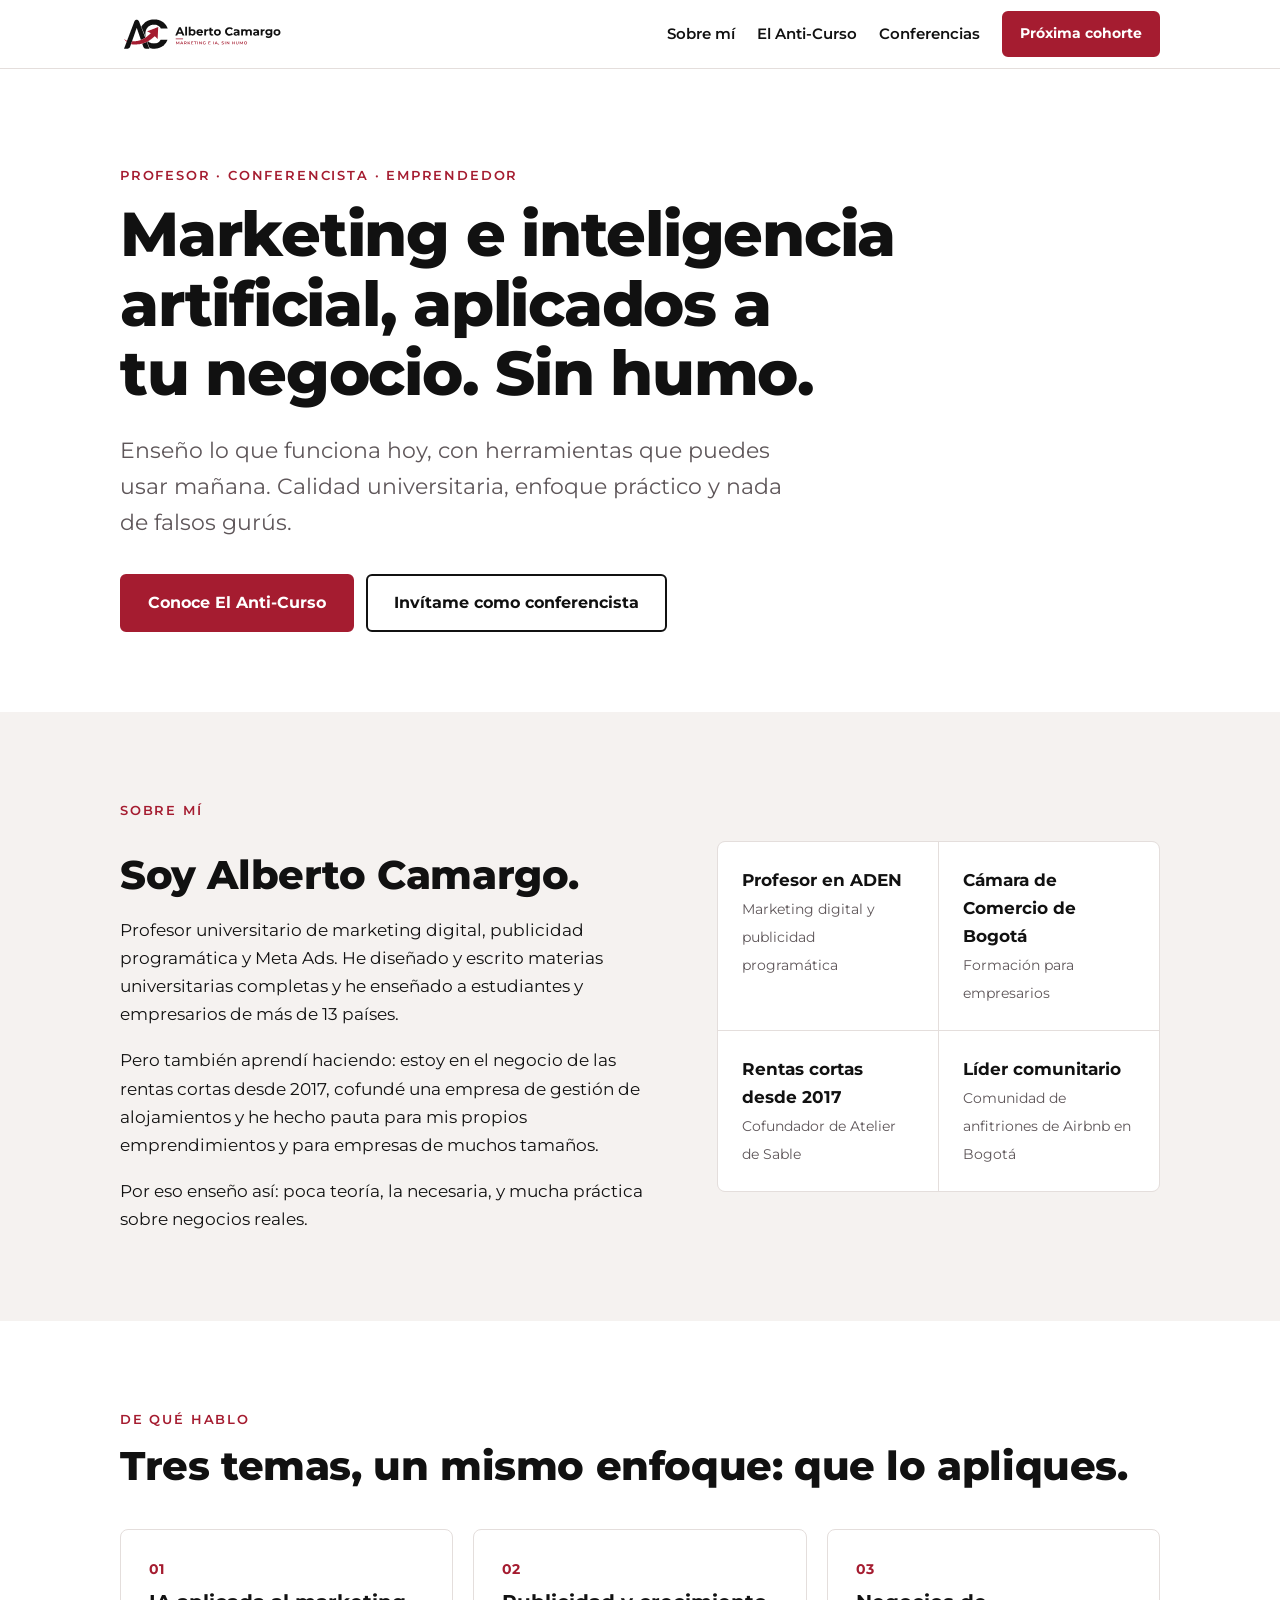
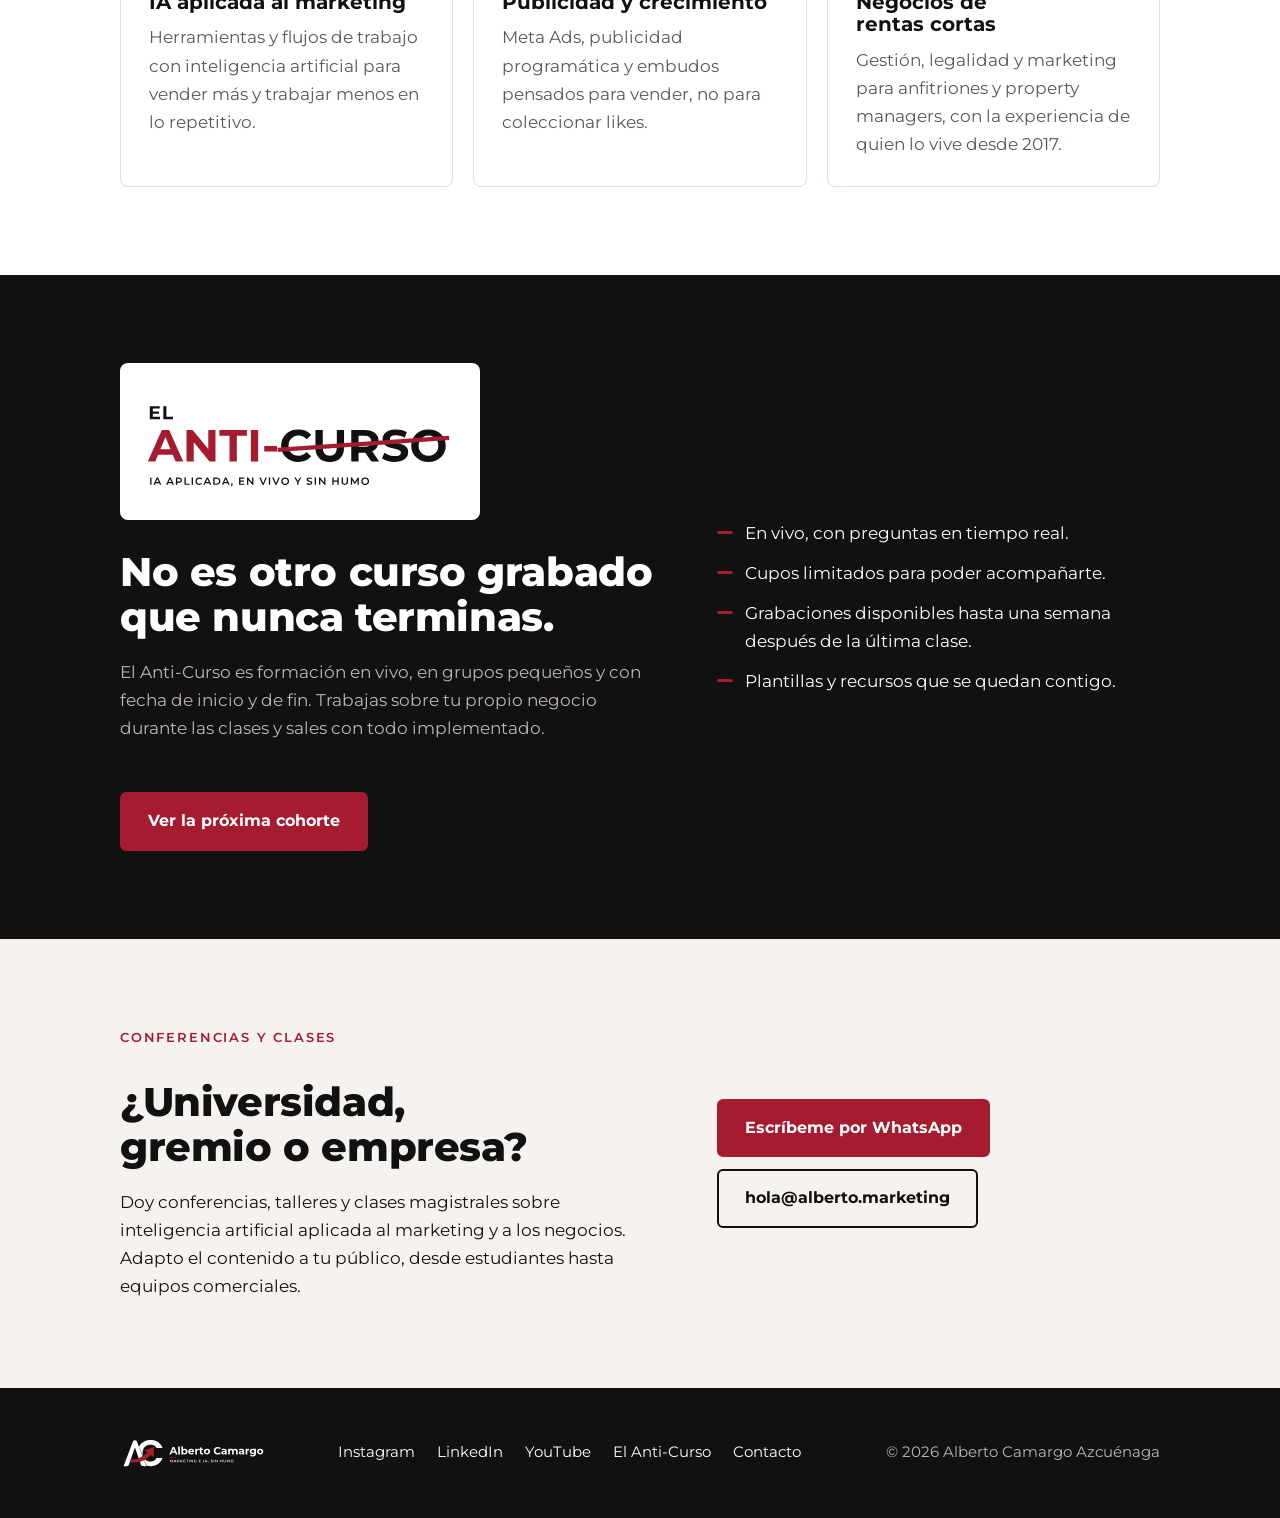
<file: index.html>
<!doctype html>
<html lang="es">
<head>
<meta charset="utf-8">
<meta name="viewport" content="width=device-width, initial-scale=1">
<title>Alberto Camargo · Marketing e IA, sin humo</title>
<meta name="description" content="Profesor universitario y conferencista de marketing e inteligencia artificial aplicada a negocios. Formaciones en vivo, prácticas y sin relleno: El Anti-Curso.">
<link rel="canonical" href="https://alberto.marketing/">
<meta property="og:type" content="website">
<meta property="og:title" content="Alberto Camargo · Marketing e IA, sin humo">
<meta property="og:description" content="Profesor y conferencista de marketing e IA aplicada. Formaciones en vivo, prácticas y sin relleno.">
<meta property="og:url" content="https://alberto.marketing/">
<meta property="og:image" content="https://alberto.marketing/assets/compartir-1200x630.png">
<meta property="og:image:width" content="1200">
<meta property="og:image:height" content="630">
<meta property="og:image:alt" content="Alberto Camargo · Marketing e inteligencia artificial, aplicados a tu negocio">
<meta property="og:locale" content="es_CO">
<meta property="og:site_name" content="Alberto Camargo">
<meta name="twitter:card" content="summary_large_image">
<link rel="icon" href="/assets/favicon.svg" type="image/svg+xml">
<link rel="icon" href="/assets/favicon-48.png" type="image/png" sizes="48x48">
<link rel="apple-touch-icon" href="/assets/apple-touch-icon.png">
<link rel="manifest" href="/site.webmanifest">
<meta name="theme-color" content="#111111">
<link rel="preconnect" href="https://fonts.googleapis.com">
<link rel="preconnect" href="https://fonts.gstatic.com" crossorigin>
<link rel="stylesheet" href="https://fonts.googleapis.com/css2?family=Montserrat:wght@400;600;700;800&display=swap">
<link rel="stylesheet" href="/assets/estilos.css">
<script type="application/ld+json">
{"@context": "https://schema.org", "@graph": [{"@type": "WebSite", "@id": "https://alberto.marketing/#web", "url": "https://alberto.marketing/", "name": "Alberto Camargo · Marketing e IA, sin humo", "inLanguage": "es", "publisher": {"@id": "https://alberto.marketing/#alberto"}}, {"@type": "Person", "@id": "https://alberto.marketing/#alberto", "name": "Alberto Camargo Azcuénaga", "alternateName": "Alberto Camargo", "url": "https://alberto.marketing/", "image": "https://alberto.marketing/assets/icono-512.png", "email": "hola@alberto.marketing", "jobTitle": "Profesor y conferencista de marketing e inteligencia artificial", "description": "Profesor universitario de marketing digital, publicidad programática y Meta Ads. Conferencista de inteligencia artificial aplicada al marketing y a los negocios. En las rentas cortas desde 2017.", "address": {"@type": "PostalAddress", "addressLocality": "Bogotá", "addressCountry": "CO"}, "affiliation": [{"@type": "Organization", "name": "ADEN Business School"}, {"@type": "Organization", "name": "Cámara de Comercio de Bogotá"}], "knowsAbout": ["Inteligencia artificial aplicada al marketing", "Marketing digital", "Publicidad programática", "Meta Ads", "Rentas cortas", "Airbnb", "Property management"], "knowsLanguage": "es", "sameAs": ["https://www.instagram.com/albertocamargoaz/", "https://www.linkedin.com/in/albertocamargoaz/", "https://www.youtube.com/@albertocamargoaz"]}]}
</script>
<!-- Meta Pixel -->
<script>
!function(f,b,e,v,n,t,s){if(f.fbq)return;n=f.fbq=function(){n.callMethod?n.callMethod.apply(n,arguments):n.queue.push(arguments)};if(!f._fbq)f._fbq=n;n.push=n;n.loaded=!0;n.version='2.0';n.queue=[];t=b.createElement(e);t.async=!0;t.src=v;s=b.getElementsByTagName(e)[0];s.parentNode.insertBefore(t,s)}(window,document,'script','https://connect.facebook.net/en_US/fbevents.js');
fbq('init', '2376901139124604');
fbq('track', 'PageView');
document.addEventListener('click',function(e){var a=e.target.closest&&e.target.closest('a[href*="wa.me"]');if(a)fbq('track','Contact');});
</script>
<noscript><img height="1" width="1" style="display:none" alt="" src="https://www.facebook.com/tr?id=2376901139124604&ev=PageView&noscript=1"></noscript>
<!-- Fin Meta Pixel -->
</head>
<body>

<header class="cabecera">
  <div class="wrap">
    <a href="/" aria-label="Inicio"><img src="/assets/logo.svg" alt="Alberto Camargo · Marketing e IA, sin humo" width="916" height="207"></a>
    <nav class="menu">
      <a href="#sobre-mi">Sobre mí</a>
      <a href="/el-anti-curso/">El Anti-Curso</a>
      <a href="#conferencias">Conferencias</a>
      <a class="boton peq" href="/el-anti-curso/">Próxima cohorte</a>
    </nav>
  </div>
</header>

<main>
  <section class="hero">
    <div class="wrap">
      <div class="etiqueta">Profesor · Conferencista · Emprendedor</div>
      <h1>Marketing e inteligencia artificial, aplicados a tu negocio. Sin humo.</h1>
      <p class="lead">Enseño lo que funciona hoy, con herramientas que puedes usar mañana. Calidad universitaria, enfoque práctico y nada de falsos gurús.</p>
      <div class="botones">
        <a class="boton" href="/el-anti-curso/">Conoce El Anti-Curso</a>
        <a class="boton sec" href="#conferencias">Invítame como conferencista</a>
      </div>
    </div>
  </section>

  <section class="hueso" id="sobre-mi">
    <div class="wrap dos">
      <div class="texto">
        <div class="etiqueta">Sobre mí</div>
        <h2>Soy Alberto Camargo.</h2>
        <p>Profesor universitario de marketing digital, publicidad programática y Meta Ads. He diseñado y escrito materias universitarias completas y he enseñado a estudiantes y empresarios de más de 13 países.</p>
        <p>Pero también aprendí haciendo: estoy en el negocio de las rentas cortas desde 2017, cofundé una empresa de gestión de alojamientos y he hecho pauta para mis propios emprendimientos y para empresas de muchos tamaños.</p>
        <p>Por eso enseño así: poca teoría, la necesaria, y mucha práctica sobre negocios reales.</p>
      </div>
      <div>
        <div class="datos" style="margin-top:0">
          <div class="dato"><b>Profesor en ADEN</b><span>Marketing digital y publicidad programática</span></div>
          <div class="dato"><b>Cámara de Comercio de Bogotá</b><span>Formación para empresarios</span></div>
          <div class="dato"><b>Rentas cortas desde 2017</b><span>Cofundador de Atelier de Sable</span></div>
          <div class="dato"><b>Líder comunitario</b><span>Comunidad de anfitriones de Airbnb en Bogotá</span></div>
        </div>
      </div>
    </div>
  </section>

  <section>
    <div class="wrap">
      <div class="etiqueta">De qué hablo</div>
      <h2>Tres temas, un mismo enfoque: que lo apliques.</h2>
      <div class="tarjetas">
        <div class="tarjeta"><div class="num">01</div><h3>IA aplicada al marketing</h3><p class="gris">Herramientas y flujos de trabajo con inteligencia artificial para vender más y trabajar menos en lo repetitivo.</p></div>
        <div class="tarjeta"><div class="num">02</div><h3>Publicidad y crecimiento</h3><p class="gris">Meta Ads, publicidad programática y embudos pensados para vender, no para coleccionar likes.</p></div>
        <div class="tarjeta"><div class="num">03</div><h3>Negocios de rentas cortas</h3><p class="gris">Gestión, legalidad y marketing para anfitriones y property managers, con la experiencia de quien lo vive desde 2017.</p></div>
      </div>
    </div>
  </section>

  <section class="negro">
    <div class="wrap dos">
      <div class="texto">
        <img src="/assets/el-anti-curso.svg" alt="El Anti-Curso, con la palabra curso tachada" style="width:min(360px,100%);background:#fff;border-radius:8px;padding:16px">
        <h2 style="margin-top:12px">No es otro curso grabado que nunca terminas.</h2>
        <p class="gris">El Anti-Curso es formación en vivo, en grupos pequeños y con fecha de inicio y de fin. Trabajas sobre tu propio negocio durante las clases y sales con todo implementado.</p>
        <div class="botones"><a class="boton" href="/el-anti-curso/">Ver la próxima cohorte</a></div>
      </div>
      <ul class="lista">
        <li>En vivo, con preguntas en tiempo real.</li>
        <li>Cupos limitados para poder acompañarte.</li>
        <li>Grabaciones disponibles hasta una semana después de la última clase.</li>
        <li>Plantillas y recursos que se quedan contigo.</li>
      </ul>
    </div>
  </section>

  <section class="hueso" id="conferencias">
    <div class="wrap dos">
      <div class="texto">
        <div class="etiqueta">Conferencias y clases</div>
        <h2>¿Universidad, gremio o empresa?</h2>
        <p>Doy conferencias, talleres y clases magistrales sobre inteligencia artificial aplicada al marketing y a los negocios. Adapto el contenido a tu público, desde estudiantes hasta equipos comerciales.</p>
      </div>
      <div class="botones" style="margin-top:0">
        <a class="boton" href="https://wa.me/573204545118?text=Hola%20Alberto%2C%20quiero%20invitarte%20a%20dar%20una%20charla." target="_blank" rel="noopener">Escríbeme por WhatsApp</a>
        <a class="boton sec" href="mailto:hola@alberto.marketing">hola@alberto.marketing</a>
      </div>
    </div>
  </section>
</main>

<footer class="pie">
  <div class="wrap">
    <img src="/assets/logo-oscuro.svg" alt="Alberto Camargo" width="916" height="207">
    <div>
      <a href="https://www.instagram.com/albertocamargoaz/" target="_blank" rel="noopener">Instagram</a>
      <a href="https://www.linkedin.com/in/albertocamargoaz/" target="_blank" rel="noopener me">LinkedIn</a>
      <a href="https://www.youtube.com/@albertocamargoaz" target="_blank" rel="noopener me">YouTube</a>
      <a href="/el-anti-curso/">El Anti-Curso</a>
      <a href="mailto:hola@alberto.marketing">Contacto</a>
    </div>
    <div>© 2026 Alberto Camargo Azcuénaga</div>
  </div>
</footer>

</body>
</html>
</file>
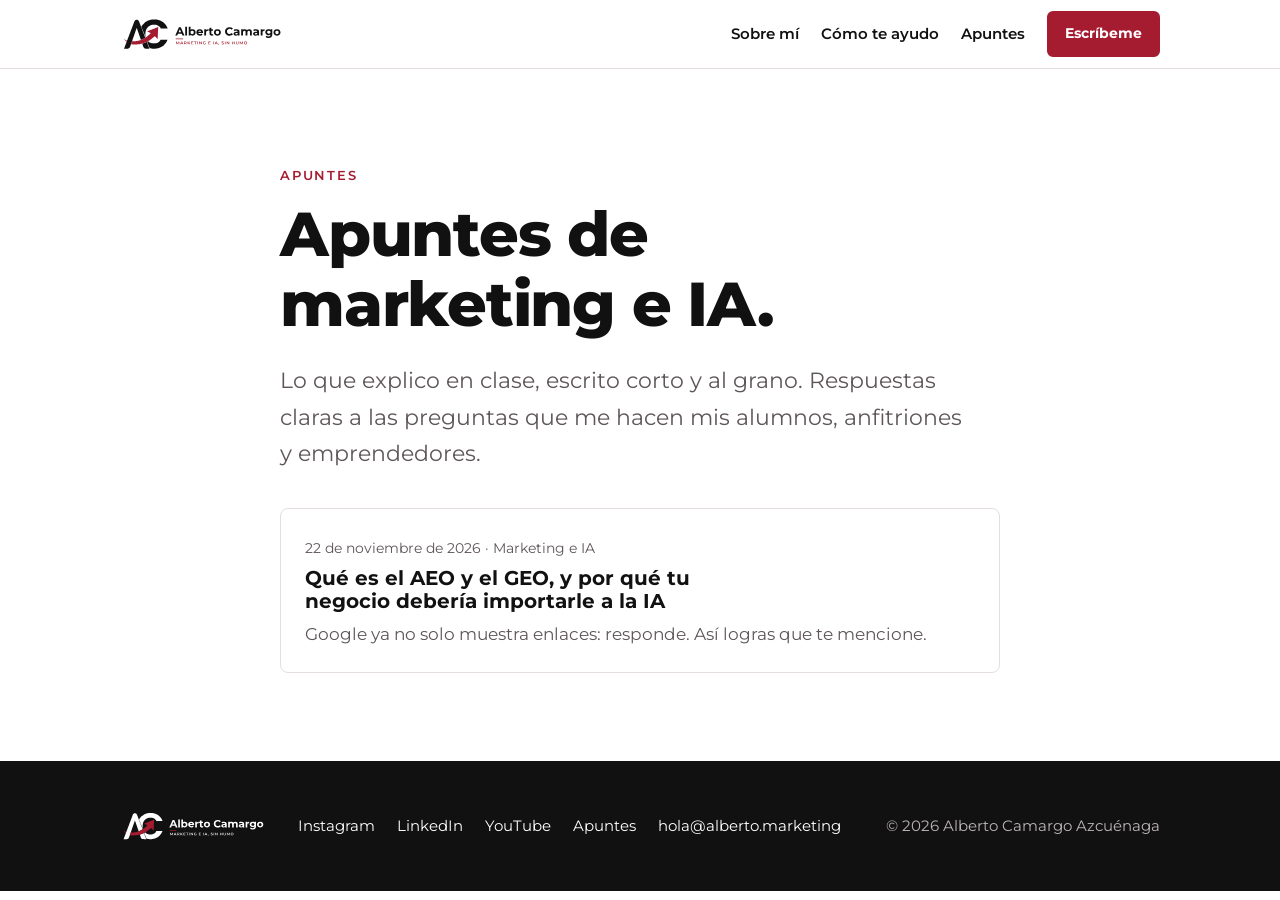
<file: apuntes/index.html>
<!doctype html>
<html lang="es">
<head>
<meta charset="utf-8">
<meta name="viewport" content="width=device-width, initial-scale=1">
<title>Apuntes de marketing e IA · Alberto Camargo</title>
<meta name="description" content="Apuntes de Alberto Camargo, profesor universitario, sobre inteligencia artificial aplicada al marketing, a las rentas cortas y al turismo. Respuestas claras y sin humo.">
<link rel="canonical" href="https://alberto.marketing/apuntes/">
<meta property="og:type" content="website">
<meta property="og:title" content="Apuntes de marketing e IA · Alberto Camargo">
<meta property="og:description" content="Respuestas claras y sin humo sobre IA aplicada al marketing y a los negocios.">
<meta property="og:url" content="https://alberto.marketing/apuntes/">
<link rel="icon" href="/assets/favicon.svg" type="image/svg+xml">
<link rel="icon" href="/assets/favicon-48.png" type="image/png" sizes="48x48">
<link rel="apple-touch-icon" href="/assets/apple-touch-icon.png">
<link rel="manifest" href="/site.webmanifest">
<meta name="theme-color" content="#111111">
<meta property="og:image" content="https://alberto.marketing/assets/compartir-1200x630.png">
<meta property="og:locale" content="es_CO">
<meta property="og:site_name" content="Alberto Camargo">
<meta name="twitter:card" content="summary_large_image">
<link rel="preconnect" href="https://fonts.googleapis.com">
<link rel="preconnect" href="https://fonts.gstatic.com" crossorigin>
<link rel="stylesheet" href="https://fonts.googleapis.com/css2?family=Montserrat:wght@400;600;700;800&display=swap">
<link rel="stylesheet" href="/assets/estilos.css">
<script type="application/ld+json">
{"@context":"https://schema.org","@graph":[
{"@type":"CollectionPage","@id":"https://alberto.marketing/apuntes/#pagina","url":"https://alberto.marketing/apuntes/","name":"Apuntes de marketing e IA","inLanguage":"es","isPartOf":{"@id":"https://alberto.marketing/#web"},"author":{"@id":"https://alberto.marketing/#alberto"}},
{"@type":"BreadcrumbList","itemListElement":[{"@type":"ListItem","position":1,"name":"Inicio","item":"https://alberto.marketing/"},{"@type":"ListItem","position":2,"name":"Apuntes","item":"https://alberto.marketing/apuntes/"}]}
]}
</script>
</head>
<body>
<header class="cabecera">
  <div class="wrap">
    <a href="/" aria-label="Inicio"><img src="/assets/logo.svg" alt="Alberto Camargo · Marketing e IA, sin humo" width="916" height="207"></a>
    <nav class="menu">
      <a href="/#sobre-mi">Sobre mí</a>
      <a href="/#como-te-ayudo">Cómo te ayudo</a>
      <a href="/apuntes/">Apuntes</a>
      <a class="boton peq" href="/#contacto">Escríbeme</a>
    </nav>
  </div>
</header>
<main>
  <section class="hero" style="padding-bottom:88px">
    <div class="wrap angosto">
      <div class="etiqueta">Apuntes</div>
      <h1>Apuntes de marketing e IA.</h1>
      <p class="lead">Lo que explico en clase, escrito corto y al grano. Respuestas claras a las preguntas que me hacen mis alumnos, anfitriones y emprendedores.</p>
      <div class="articulos">
        <a class="articulo-item" href="/apuntes/que-es-aeo-y-geo/">
          <small>22 de noviembre de 2026 · Marketing e IA</small>
          <h3>Qué es el AEO y el GEO, y por qué tu negocio debería importarle a la IA</h3>
          <span class="gris">Google ya no solo muestra enlaces: responde. Así logras que te mencione.</span>
        </a>
      </div>
    </div>
  </section>
</main>
<footer class="pie">
  <div class="wrap">
    <img src="/assets/logo-oscuro.svg" alt="Alberto Camargo" width="916" height="207">
    <div>
      <a href="https://www.instagram.com/albertocamargoaz/" target="_blank" rel="noopener me">Instagram</a>
      <a href="https://www.linkedin.com/in/albertocamargoaz/" target="_blank" rel="noopener me">LinkedIn</a>
      <a href="https://www.youtube.com/@albertocamargoaz" target="_blank" rel="noopener me">YouTube</a>
      <!-- FACEBOOK: pegar aquí el enlace de la fanpage -->
      <a href="/apuntes/">Apuntes</a>
      <a href="mailto:hola@alberto.marketing">hola@alberto.marketing</a>
    </div>
    <div>© 2026 Alberto Camargo Azcuénaga</div>
  </div>
</footer>
</body>
</html>
</file>
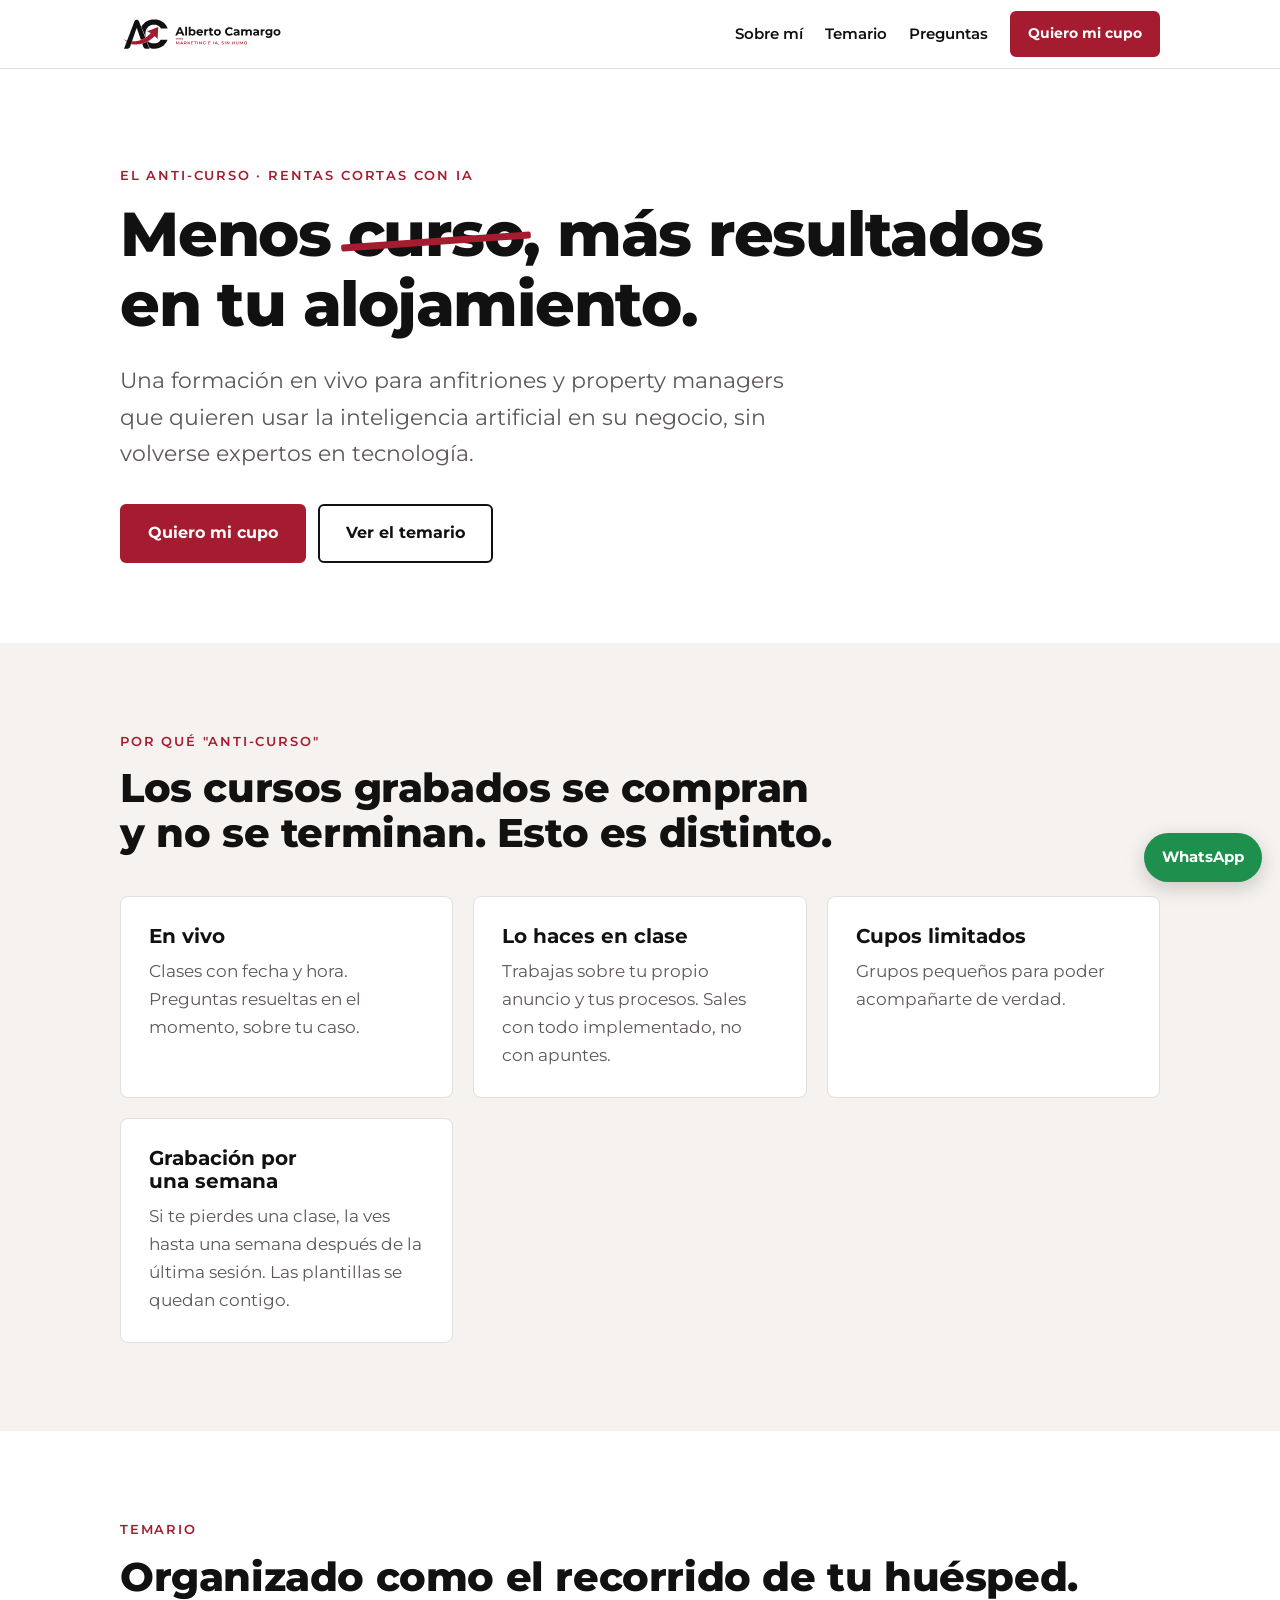
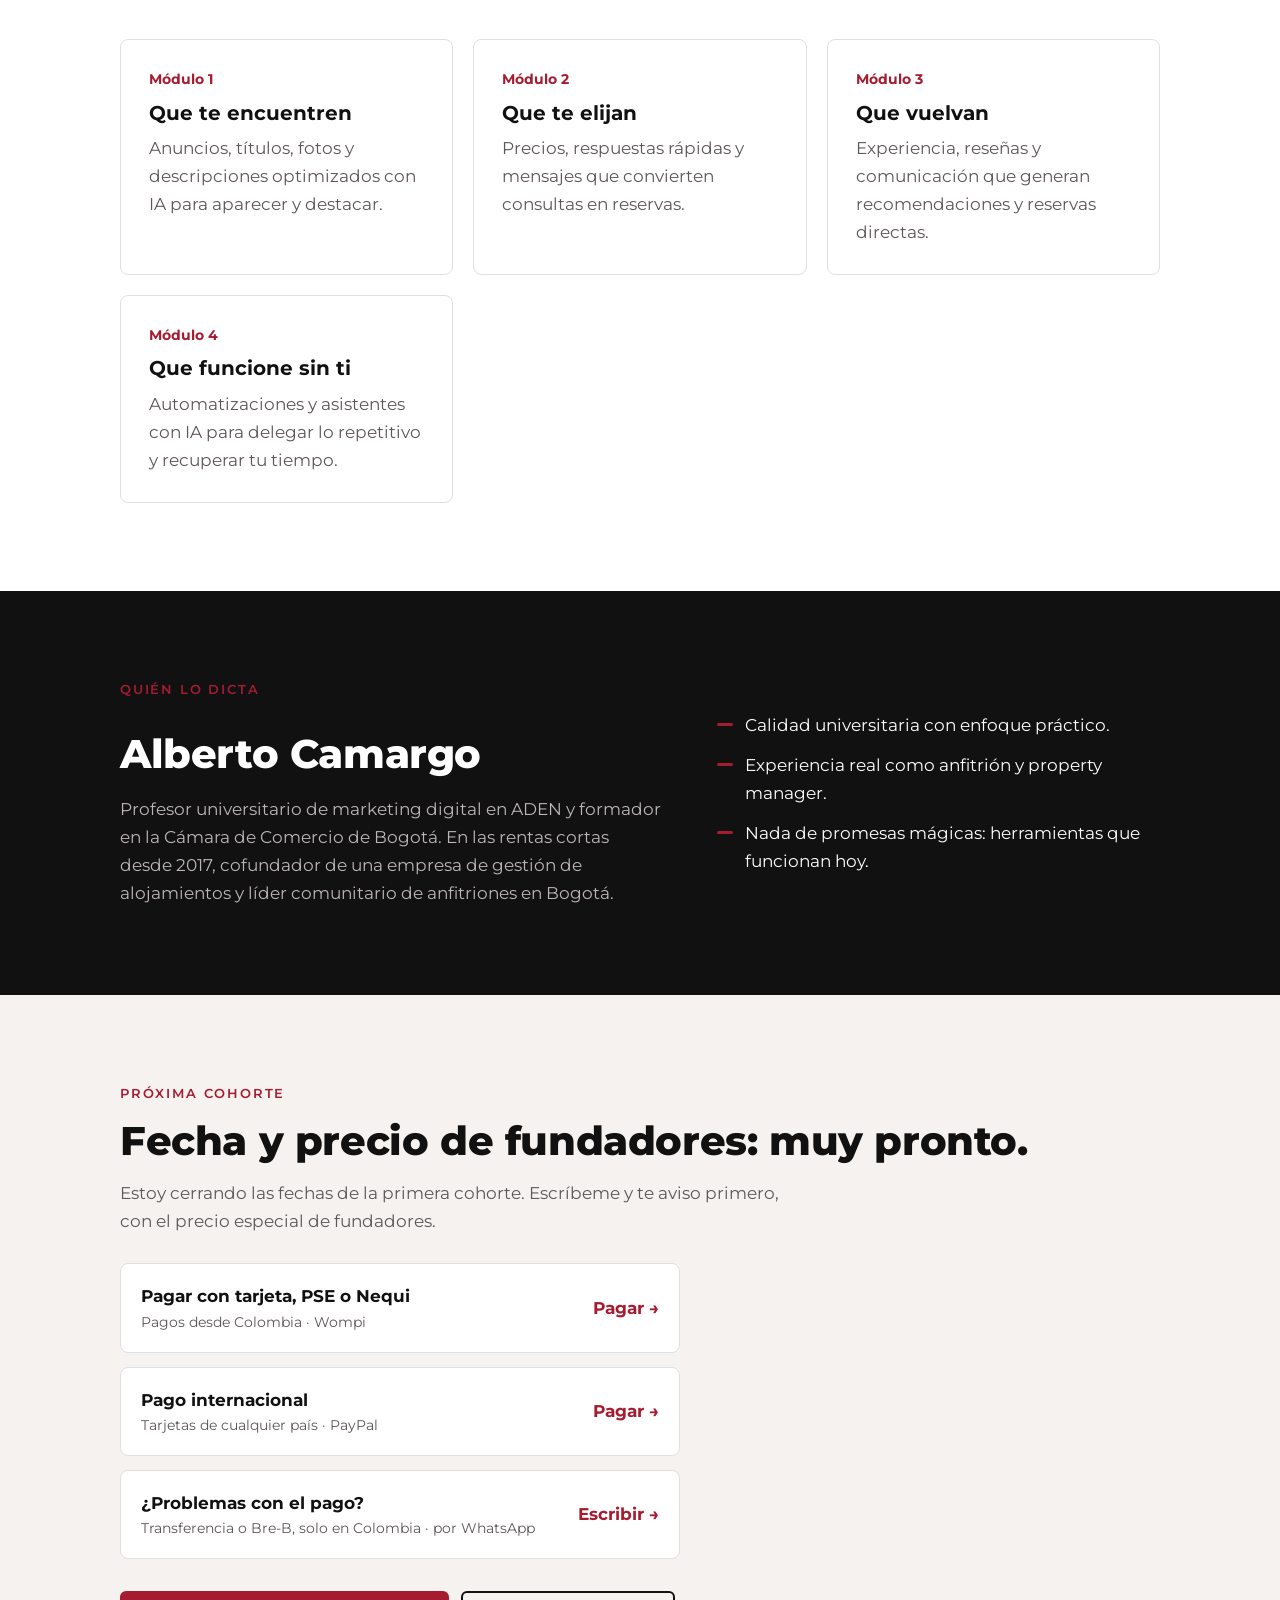
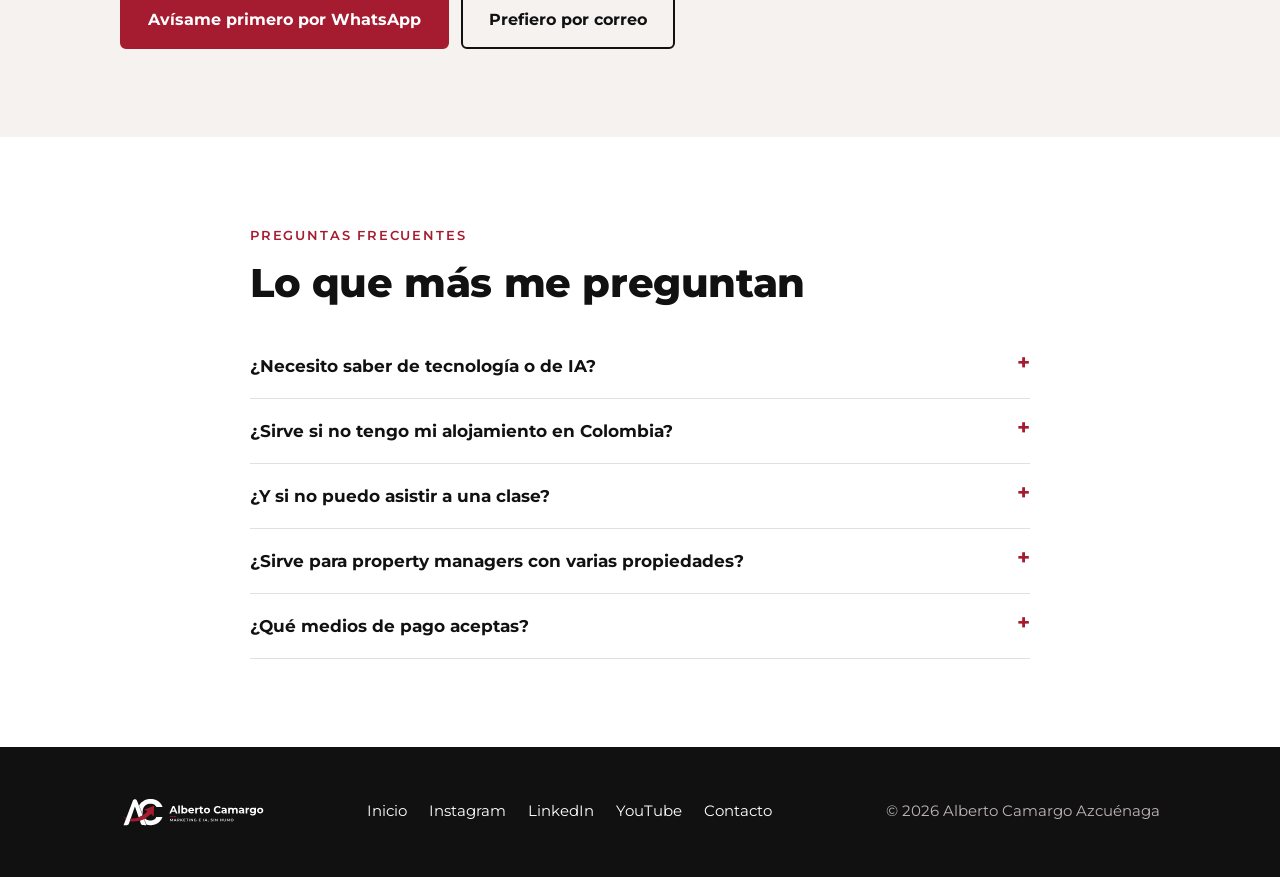
<file: el-anti-curso/index.html>
<!doctype html>
<html lang="es">
<head>
<meta charset="utf-8">
<meta name="viewport" content="width=device-width, initial-scale=1">
<title>El Anti-Curso · Rentas cortas con IA · Alberto Camargo</title>
<meta name="description" content="Formación en vivo para anfitriones y property managers: usa la inteligencia artificial para que te encuentren, te elijan, vuelvan y tu negocio funcione sin ti.">
<link rel="canonical" href="https://alberto.marketing/el-anti-curso/">
<meta property="og:type" content="website">
<meta property="og:url" content="https://alberto.marketing/el-anti-curso/">
<meta property="og:locale" content="es_CO">
<meta property="og:site_name" content="Alberto Camargo">
<meta property="og:title" content="El Anti-Curso · Rentas cortas con IA">
<meta property="og:description" content="Formación en vivo, práctica y con cupos limitados para anfitriones y property managers.">
<meta property="og:image" content="https://alberto.marketing/assets/compartir-1200x630.png">
<meta property="og:image:width" content="1200">
<meta property="og:image:height" content="630">
<meta name="twitter:card" content="summary_large_image">
<link rel="icon" href="/assets/favicon.svg" type="image/svg+xml">
<link rel="icon" href="/assets/favicon-48.png" type="image/png" sizes="48x48">
<link rel="apple-touch-icon" href="/assets/apple-touch-icon.png">
<link rel="manifest" href="/site.webmanifest">
<meta name="theme-color" content="#111111">
<link rel="preconnect" href="https://fonts.googleapis.com">
<link rel="preconnect" href="https://fonts.gstatic.com" crossorigin>
<link rel="stylesheet" href="https://fonts.googleapis.com/css2?family=Montserrat:wght@400;600;700;800&display=swap">
<link rel="stylesheet" href="/assets/estilos.css">
<script type="application/ld+json">
{"@context": "https://schema.org", "@graph": [{"@type": "Course", "@id": "https://alberto.marketing/el-anti-curso/#curso", "name": "El Anti-Curso · Rentas cortas con IA", "url": "https://alberto.marketing/el-anti-curso/", "description": "Formación en vivo para anfitriones y property managers: usa la inteligencia artificial para que te encuentren, te elijan, vuelvan y tu negocio funcione sin ti.", "inLanguage": "es", "provider": {"@type": "Person", "@id": "https://alberto.marketing/#alberto", "name": "Alberto Camargo Azcuénaga", "url": "https://alberto.marketing/"}, "teaches": ["Optimizar anuncios de alojamiento con IA", "Precios y mensajes que convierten consultas en reservas", "Reseñas y reservas directas", "Automatizaciones y asistentes con IA"], "hasCourseInstance": {"@type": "CourseInstance", "courseMode": "Online", "instructor": {"@id": "https://alberto.marketing/#alberto"}}}, {"@type": "FAQPage", "mainEntity": [{"@type": "Question", "name": "¿Necesito saber de tecnología o de IA?", "acceptedAnswer": {"@type": "Answer", "text": "No. Empezamos desde cero y todo lo hacemos juntos en clase, paso a paso."}}, {"@type": "Question", "name": "¿Sirve si no tengo mi alojamiento en Colombia?", "acceptedAnswer": {"@type": "Answer", "text": "Sí. La mayor parte aplica a cualquier país. Los temas legales de Colombia se tratan aparte para quien los necesite."}}, {"@type": "Question", "name": "¿Y si no puedo asistir a una clase?", "acceptedAnswer": {"@type": "Answer", "text": "Tendrás la grabación disponible hasta una semana después de la última sesión."}}, {"@type": "Question", "name": "¿Sirve para property managers con varias propiedades?", "acceptedAnswer": {"@type": "Answer", "text": "Sí, y es donde más tiempo se ahorra: las automatizaciones y plantillas se multiplican por cada propiedad."}}, {"@type": "Question", "name": "¿Qué medios de pago aceptas?", "acceptedAnswer": {"@type": "Answer", "text": "Tarjeta, PSE y Nequi desde Colombia; PayPal desde cualquier país; y transferencia si tu pago no pasa."}}]}, {"@type": "BreadcrumbList", "itemListElement": [{"@type": "ListItem", "position": 1, "name": "Inicio", "item": "https://alberto.marketing/"}, {"@type": "ListItem", "position": 2, "name": "El Anti-Curso", "item": "https://alberto.marketing/el-anti-curso/"}]}]}
</script>
<!-- Meta Pixel -->
<script>
!function(f,b,e,v,n,t,s){if(f.fbq)return;n=f.fbq=function(){n.callMethod?n.callMethod.apply(n,arguments):n.queue.push(arguments)};if(!f._fbq)f._fbq=n;n.push=n;n.loaded=!0;n.version='2.0';n.queue=[];t=b.createElement(e);t.async=!0;t.src=v;s=b.getElementsByTagName(e)[0];s.parentNode.insertBefore(t,s)}(window,document,'script','https://connect.facebook.net/en_US/fbevents.js');
fbq('init', '2376901139124604');
fbq('track', 'PageView');
document.addEventListener('click',function(e){var a=e.target.closest&&e.target.closest('a[href*="wa.me"]');if(a)fbq('track','Contact');});
</script>
<noscript><img height="1" width="1" style="display:none" alt="" src="https://www.facebook.com/tr?id=2376901139124604&ev=PageView&noscript=1"></noscript>
<!-- Fin Meta Pixel -->
</head>
<body>

<header class="cabecera">
  <div class="wrap">
    <a href="/" aria-label="Inicio"><img src="/assets/logo.svg" alt="Alberto Camargo · Marketing e IA, sin humo" width="916" height="207"></a>
    <nav class="menu">
      <a href="/#sobre-mi">Sobre mí</a>
      <a href="#temario">Temario</a>
      <a href="#preguntas">Preguntas</a>
      <a class="boton peq" href="#inscripcion">Quiero mi cupo</a>
    </nav>
  </div>
</header>

<main>
  <section class="hero">
    <div class="wrap">
      <div class="etiqueta">El Anti-Curso · Rentas cortas con IA</div>
      <h1>Menos <span class="tachado">curso</span>, más resultados en tu alojamiento.</h1>
      <p class="lead">Una formación en vivo para anfitriones y property managers que quieren usar la inteligencia artificial en su negocio, sin volverse expertos en tecnología.</p>
      <div class="botones">
        <a class="boton" href="#inscripcion">Quiero mi cupo</a>
        <a class="boton sec" href="#temario">Ver el temario</a>
      </div>
    </div>
  </section>

  <section class="hueso">
    <div class="wrap">
      <div class="etiqueta">Por qué "anti-curso"</div>
      <h2>Los cursos grabados se compran y no se terminan. Esto es distinto.</h2>
      <div class="tarjetas">
        <div class="tarjeta"><h3>En vivo</h3><p class="gris">Clases con fecha y hora. Preguntas resueltas en el momento, sobre tu caso.</p></div>
        <div class="tarjeta"><h3>Lo haces en clase</h3><p class="gris">Trabajas sobre tu propio anuncio y tus procesos. Sales con todo implementado, no con apuntes.</p></div>
        <div class="tarjeta"><h3>Cupos limitados</h3><p class="gris">Grupos pequeños para poder acompañarte de verdad.</p></div>
        <div class="tarjeta"><h3>Grabación por una semana</h3><p class="gris">Si te pierdes una clase, la ves hasta una semana después de la última sesión. Las plantillas se quedan contigo.</p></div>
      </div>
    </div>
  </section>

  <section id="temario">
    <div class="wrap">
      <div class="etiqueta">Temario</div>
      <h2>Organizado como el recorrido de tu huésped.</h2>
      <div class="tarjetas">
        <div class="tarjeta"><div class="num">Módulo 1</div><h3>Que te encuentren</h3><p class="gris">Anuncios, títulos, fotos y descripciones optimizados con IA para aparecer y destacar.</p></div>
        <div class="tarjeta"><div class="num">Módulo 2</div><h3>Que te elijan</h3><p class="gris">Precios, respuestas rápidas y mensajes que convierten consultas en reservas.</p></div>
        <div class="tarjeta"><div class="num">Módulo 3</div><h3>Que vuelvan</h3><p class="gris">Experiencia, reseñas y comunicación que generan recomendaciones y reservas directas.</p></div>
        <div class="tarjeta"><div class="num">Módulo 4</div><h3>Que funcione sin ti</h3><p class="gris">Automatizaciones y asistentes con IA para delegar lo repetitivo y recuperar tu tiempo.</p></div>
      </div>
    </div>
  </section>

  <section class="negro">
    <div class="wrap dos">
      <div class="texto">
        <div class="etiqueta">Quién lo dicta</div>
        <h2>Alberto Camargo</h2>
        <p class="gris">Profesor universitario de marketing digital en ADEN y formador en la Cámara de Comercio de Bogotá. En las rentas cortas desde 2017, cofundador de una empresa de gestión de alojamientos y líder comunitario de anfitriones en Bogotá.</p>
      </div>
      <ul class="lista">
        <li>Calidad universitaria con enfoque práctico.</li>
        <li>Experiencia real como anfitrión y property manager.</li>
        <li>Nada de promesas mágicas: herramientas que funcionan hoy.</li>
      </ul>
    </div>
  </section>

  <section class="hueso" id="inscripcion">
    <div class="wrap">
      <div class="etiqueta">Próxima cohorte</div>
      <h2>Fecha y precio de fundadores: muy pronto.</h2>
      <p class="gris" style="margin-top:16px;max-width:60ch">Estoy cerrando las fechas de la primera cohorte. Escríbeme y te aviso primero, con el precio especial de fundadores.</p>

      <!-- PAGOS: cuando haya fecha y precio, reemplazar los "#" por los links reales y quitar el atributo hidden. -->
      <div class="pagos" hidden>
        <a class="pago" href="#WOMPI"><span><b>Pagar con tarjeta, PSE o Nequi</b><small>Pagos desde Colombia · Wompi</small></span><span class="ir">Pagar →</span></a>
        <a class="pago" href="#PAYPAL"><span><b>Pago internacional</b><small>Tarjetas de cualquier país · PayPal</small></span><span class="ir">Pagar →</span></a>
        <a class="pago" href="https://wa.me/573204545118?text=Hola%20Alberto%2C%20quiero%20pagar%20El%20Anti-Curso%20por%20transferencia." target="_blank" rel="noopener"><span><b>¿Problemas con el pago?</b><small>Transferencia o Bre-B, solo en Colombia · por WhatsApp</small></span><span class="ir">Escribir →</span></a>
      </div>

      <div class="botones">
        <a class="boton" href="https://wa.me/573204545118?text=Hola%20Alberto%2C%20quiero%20un%20cupo%20en%20El%20Anti-Curso." target="_blank" rel="noopener">Avísame primero por WhatsApp</a>
        <a class="boton sec" href="mailto:hola@alberto.marketing?subject=Lista%20de%20espera%20El%20Anti-Curso">Prefiero por correo</a>
      </div>
    </div>
  </section>

  <section id="preguntas">
    <div class="wrap" style="max-width:820px">
      <div class="etiqueta">Preguntas frecuentes</div>
      <h2>Lo que más me preguntan</h2>
      <div style="margin-top:28px">
        <details><summary>¿Necesito saber de tecnología o de IA?</summary><p>No. Empezamos desde cero y todo lo hacemos juntos en clase, paso a paso.</p></details>
        <details><summary>¿Sirve si no tengo mi alojamiento en Colombia?</summary><p>Sí. La mayor parte aplica a cualquier país. Los temas legales de Colombia se tratan aparte para quien los necesite.</p></details>
        <details><summary>¿Y si no puedo asistir a una clase?</summary><p>Tendrás la grabación disponible hasta una semana después de la última sesión.</p></details>
        <details><summary>¿Sirve para property managers con varias propiedades?</summary><p>Sí, y es donde más tiempo se ahorra: las automatizaciones y plantillas se multiplican por cada propiedad.</p></details>
        <details><summary>¿Qué medios de pago aceptas?</summary><p>Tarjeta, PSE y Nequi desde Colombia; PayPal desde cualquier país; y transferencia si tu pago no pasa.</p></details>
      </div>
    </div>
  </section>
</main>

<footer class="pie">
  <div class="wrap">
    <img src="/assets/logo-oscuro.svg" alt="Alberto Camargo" width="916" height="207">
    <div>
      <a href="/">Inicio</a>
      <a href="https://www.instagram.com/albertocamargoaz/" target="_blank" rel="noopener">Instagram</a>
      <a href="https://www.linkedin.com/in/albertocamargoaz/" target="_blank" rel="noopener me">LinkedIn</a>
      <a href="https://www.youtube.com/@albertocamargoaz" target="_blank" rel="noopener me">YouTube</a>
      <a href="mailto:hola@alberto.marketing">Contacto</a>
    </div>
    <div>© 2026 Alberto Camargo Azcuénaga</div>
  </div>
</footer>

<a class="wa" href="https://wa.me/573204545118?text=Hola%20Alberto%2C%20tengo%20una%20pregunta%20sobre%20El%20Anti-Curso." target="_blank" rel="noopener">WhatsApp</a>
</body>
</html>
</file>
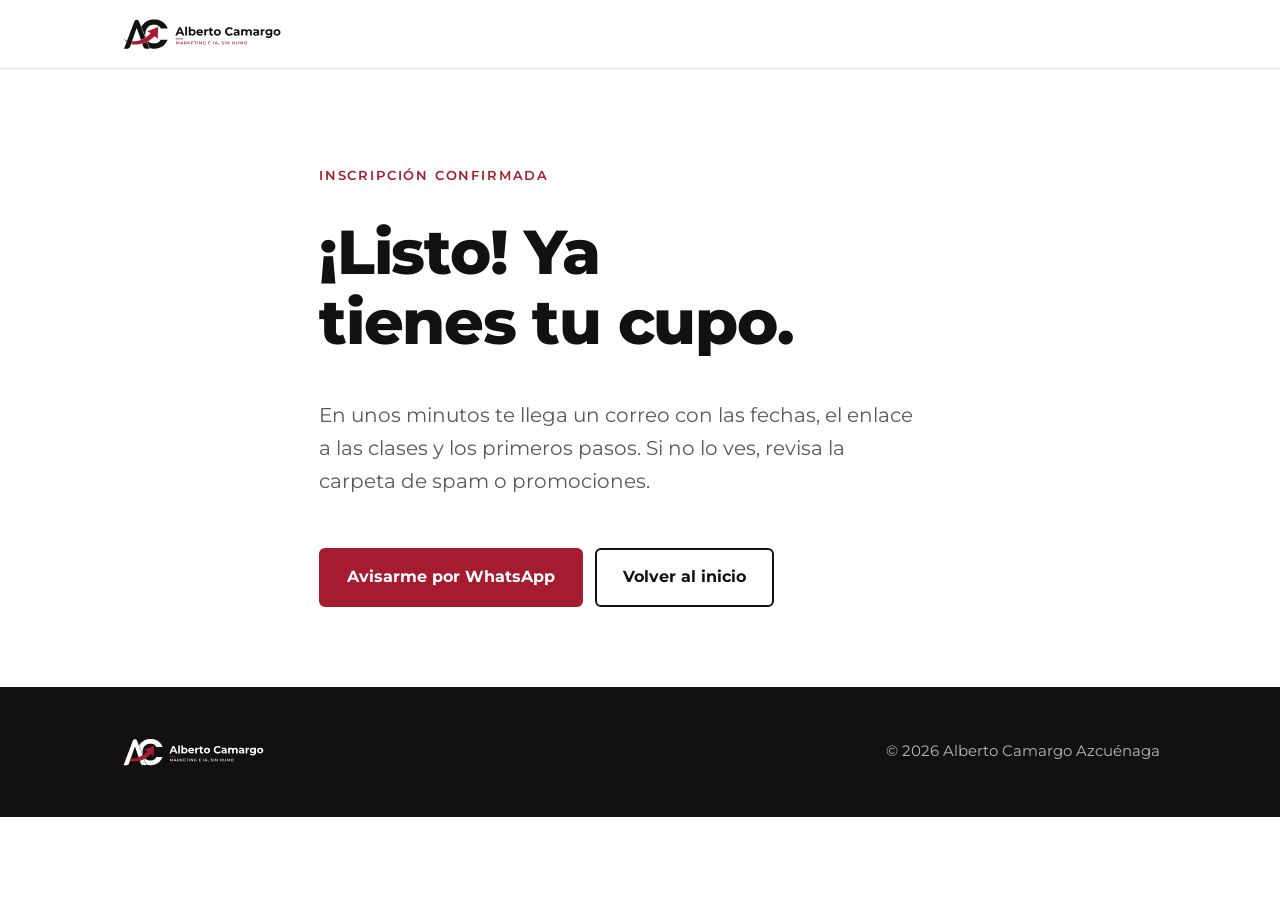
<file: gracias/index.html>
<!doctype html>
<html lang="es">
<head>
<meta charset="utf-8">
<meta name="viewport" content="width=device-width, initial-scale=1">
<title>Gracias por tu inscripción · Alberto Camargo</title>
<meta name="robots" content="noindex">
<link rel="icon" href="/assets/favicon.svg" type="image/svg+xml">
<link rel="icon" href="/assets/favicon-48.png" type="image/png" sizes="48x48">
<link rel="apple-touch-icon" href="/assets/apple-touch-icon.png">
<link rel="manifest" href="/site.webmanifest">
<meta name="theme-color" content="#111111">
<link rel="preconnect" href="https://fonts.googleapis.com">
<link rel="preconnect" href="https://fonts.gstatic.com" crossorigin>
<link rel="stylesheet" href="https://fonts.googleapis.com/css2?family=Montserrat:wght@400;600;700;800&display=swap">
<link rel="stylesheet" href="/assets/estilos.css">
<!-- Meta Pixel -->
<script>
!function(f,b,e,v,n,t,s){if(f.fbq)return;n=f.fbq=function(){n.callMethod?n.callMethod.apply(n,arguments):n.queue.push(arguments)};if(!f._fbq)f._fbq=n;n.push=n;n.loaded=!0;n.version='2.0';n.queue=[];t=b.createElement(e);t.async=!0;t.src=v;s=b.getElementsByTagName(e)[0];s.parentNode.insertBefore(t,s)}(window,document,'script','https://connect.facebook.net/en_US/fbevents.js');
fbq('init', '2376901139124604');
fbq('track', 'PageView');
fbq('track', 'Purchase', {value: 390000, currency: 'COP', content_name: 'El Anti-Curso'});
document.addEventListener('click',function(e){var a=e.target.closest&&e.target.closest('a[href*="wa.me"]');if(a)fbq('track','Contact');});
</script>
<noscript><img height="1" width="1" style="display:none" alt="" src="https://www.facebook.com/tr?id=2376901139124604&ev=PageView&noscript=1"></noscript>
<!-- Fin Meta Pixel -->
</head>
<body>
<header class="cabecera"><div class="wrap"><a href="/" aria-label="Inicio"><img src="/assets/logo.svg" alt="Alberto Camargo" width="916" height="207"></a></div></header>
<main><section class="hero"><div class="wrap texto">
<div class="etiqueta">Inscripción confirmada</div>
<h1>¡Listo! Ya tienes tu cupo.</h1>
<p class="lead gris" style="font-size:20px">En unos minutos te llega un correo con las fechas, el enlace a las clases y los primeros pasos. Si no lo ves, revisa la carpeta de spam o promociones.</p>
<div class="botones"><a class="boton" href="https://wa.me/573204545118?text=Hola%20Alberto%2C%20acabo%20de%20inscribirme%20en%20El%20Anti-Curso." target="_blank" rel="noopener">Avisarme por WhatsApp</a><a class="boton sec" href="/">Volver al inicio</a></div>
</div></section></main>
<footer class="pie"><div class="wrap"><img src="/assets/logo-oscuro.svg" alt="Alberto Camargo" width="916" height="207"><div>© 2026 Alberto Camargo Azcuénaga</div></div></footer>
</body>
</html>
</file>
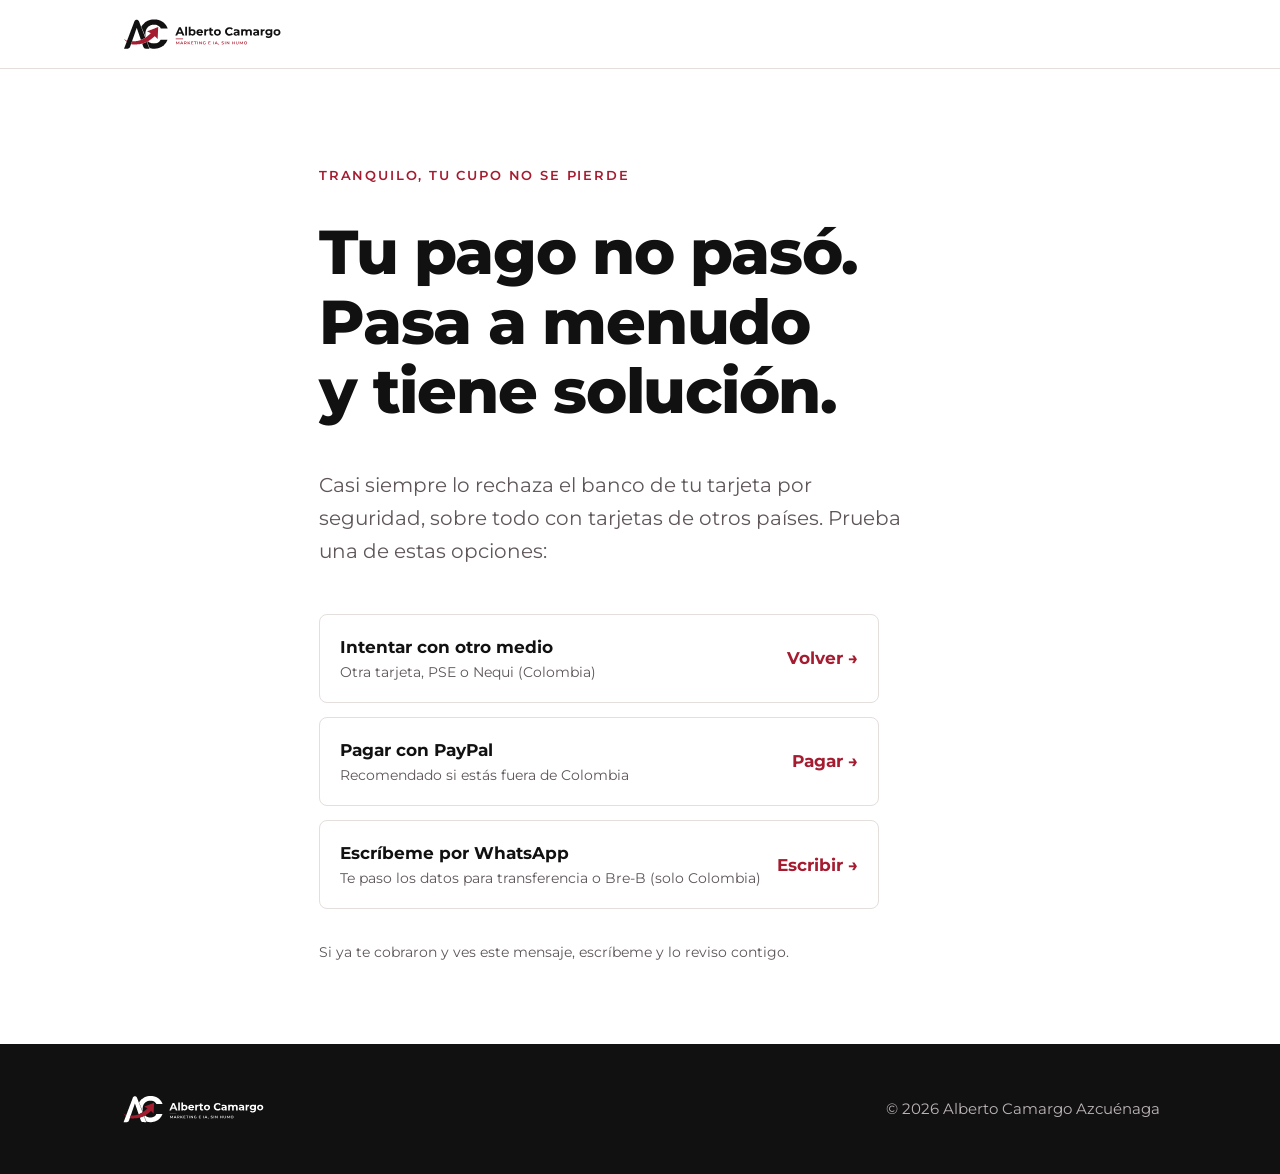
<file: pago-pendiente/index.html>
<!doctype html>
<html lang="es">
<head>
<meta charset="utf-8">
<meta name="viewport" content="width=device-width, initial-scale=1">
<title>Tu pago no pasó · Alberto Camargo</title>
<meta name="robots" content="noindex">
<link rel="icon" href="/assets/favicon.svg" type="image/svg+xml">
<link rel="icon" href="/assets/favicon-48.png" type="image/png" sizes="48x48">
<link rel="apple-touch-icon" href="/assets/apple-touch-icon.png">
<link rel="manifest" href="/site.webmanifest">
<meta name="theme-color" content="#111111">
<link rel="preconnect" href="https://fonts.googleapis.com">
<link rel="preconnect" href="https://fonts.gstatic.com" crossorigin>
<link rel="stylesheet" href="https://fonts.googleapis.com/css2?family=Montserrat:wght@400;600;700;800&display=swap">
<link rel="stylesheet" href="/assets/estilos.css">
<!-- Meta Pixel -->
<script>
!function(f,b,e,v,n,t,s){if(f.fbq)return;n=f.fbq=function(){n.callMethod?n.callMethod.apply(n,arguments):n.queue.push(arguments)};if(!f._fbq)f._fbq=n;n.push=n;n.loaded=!0;n.version='2.0';n.queue=[];t=b.createElement(e);t.async=!0;t.src=v;s=b.getElementsByTagName(e)[0];s.parentNode.insertBefore(t,s)}(window,document,'script','https://connect.facebook.net/en_US/fbevents.js');
fbq('init', '2376901139124604');
fbq('track', 'PageView');
document.addEventListener('click',function(e){var a=e.target.closest&&e.target.closest('a[href*="wa.me"]');if(a)fbq('track','Contact');});
</script>
<noscript><img height="1" width="1" style="display:none" alt="" src="https://www.facebook.com/tr?id=2376901139124604&ev=PageView&noscript=1"></noscript>
<!-- Fin Meta Pixel -->
</head>
<body>
<header class="cabecera"><div class="wrap"><a href="/" aria-label="Inicio"><img src="/assets/logo.svg" alt="Alberto Camargo" width="916" height="207"></a></div></header>
<main><section class="hero"><div class="wrap texto">
<div class="etiqueta">Tranquilo, tu cupo no se pierde</div>
<h1>Tu pago no pasó. Pasa a menudo y tiene solución.</h1>
<p class="lead gris" style="font-size:20px">Casi siempre lo rechaza el banco de tu tarjeta por seguridad, sobre todo con tarjetas de otros países. Prueba una de estas opciones:</p>
<div class="pagos">
  <a class="pago" href="/el-anti-curso/#inscripcion"><span><b>Intentar con otro medio</b><small>Otra tarjeta, PSE o Nequi (Colombia)</small></span><span class="ir">Volver →</span></a>
  <a class="pago" href="#PAYPAL"><span><b>Pagar con PayPal</b><small>Recomendado si estás fuera de Colombia</small></span><span class="ir">Pagar →</span></a>
  <a class="pago" href="https://wa.me/573204545118?text=Hola%20Alberto%2C%20mi%20pago%20no%20pas%C3%B3.%20%C2%BFMe%20ayudas%3F" target="_blank" rel="noopener"><span><b>Escríbeme por WhatsApp</b><small>Te paso los datos para transferencia o Bre-B (solo Colombia)</small></span><span class="ir">Escribir →</span></a>
</div>
<p class="aviso">Si ya te cobraron y ves este mensaje, escríbeme y lo reviso contigo.</p>
</div></section></main>
<footer class="pie"><div class="wrap"><img src="/assets/logo-oscuro.svg" alt="Alberto Camargo" width="916" height="207"><div>© 2026 Alberto Camargo Azcuénaga</div></div></footer>
</body>
</html>
</file>
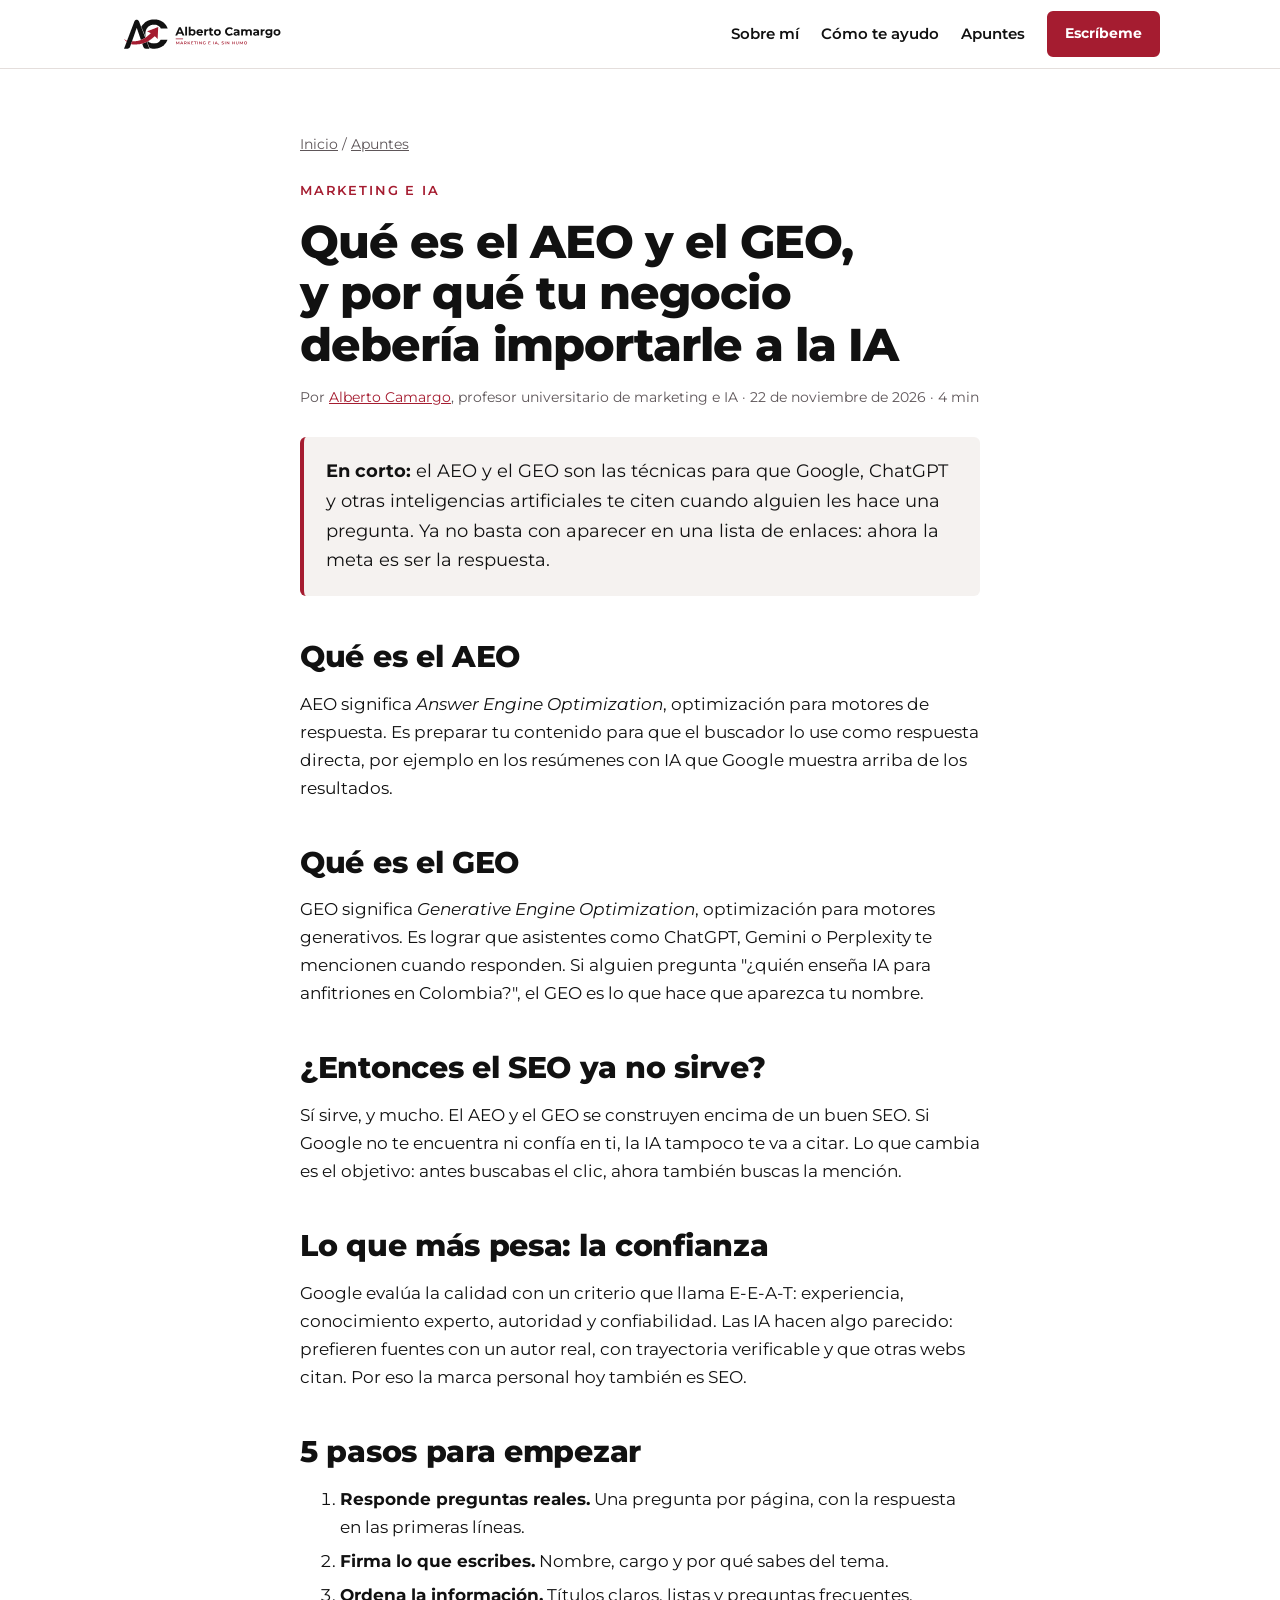
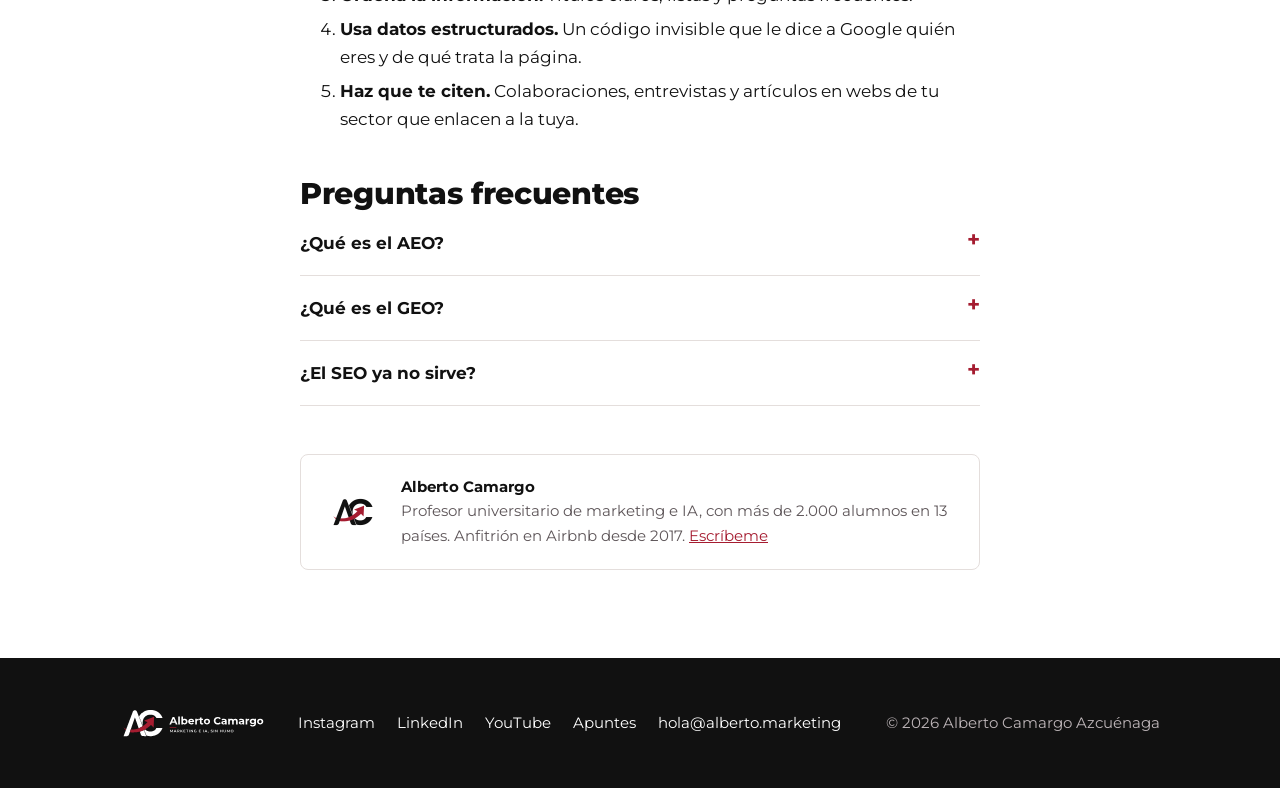
<file: apuntes/que-es-aeo-y-geo/index.html>
<!doctype html>
<html lang="es">
<head>
<meta charset="utf-8">
<meta name="viewport" content="width=device-width, initial-scale=1">
<title>Qué es el AEO y el GEO, y por qué importan · Alberto Camargo</title>
<meta name="description" content="El AEO y el GEO son las técnicas para que Google, ChatGPT y otras IA te citen en sus respuestas. Qué son, en qué se diferencian del SEO y 5 pasos para empezar.">
<link rel="canonical" href="https://alberto.marketing/apuntes/que-es-aeo-y-geo/">
<meta property="og:type" content="article">
<meta property="og:title" content="Qué es el AEO y el GEO, y por qué tu negocio debería importarle a la IA">
<meta property="og:description" content="Google ya no solo muestra enlaces: responde. Así logras que te mencione.">
<meta property="og:url" content="https://alberto.marketing/apuntes/que-es-aeo-y-geo/">
<meta property="article:published_time" content="2026-11-22">
<link rel="icon" href="/assets/favicon.svg" type="image/svg+xml">
<link rel="icon" href="/assets/favicon-48.png" type="image/png" sizes="48x48">
<link rel="apple-touch-icon" href="/assets/apple-touch-icon.png">
<link rel="manifest" href="/site.webmanifest">
<meta name="theme-color" content="#111111">
<meta property="og:image" content="https://alberto.marketing/assets/compartir-1200x630.png">
<meta property="og:locale" content="es_CO">
<meta property="og:site_name" content="Alberto Camargo">
<meta name="twitter:card" content="summary_large_image">
<link rel="preconnect" href="https://fonts.googleapis.com">
<link rel="preconnect" href="https://fonts.gstatic.com" crossorigin>
<link rel="stylesheet" href="https://fonts.googleapis.com/css2?family=Montserrat:wght@400;600;700;800&display=swap">
<link rel="stylesheet" href="/assets/estilos.css">
<script type="application/ld+json">
{"@context":"https://schema.org","@graph":[
{"@type":"Article","@id":"https://alberto.marketing/apuntes/que-es-aeo-y-geo/#articulo","headline":"Qué es el AEO y el GEO, y por qué tu negocio debería importarle a la IA","description":"El AEO y el GEO son las técnicas para que Google, ChatGPT y otras IA te citen en sus respuestas.","inLanguage":"es","datePublished":"2026-11-22","dateModified":"2026-11-22","author":{"@id":"https://alberto.marketing/#alberto"},"publisher":{"@id":"https://alberto.marketing/#alberto"},"mainEntityOfPage":"https://alberto.marketing/apuntes/que-es-aeo-y-geo/","image":"https://alberto.marketing/assets/compartir-1200x630.png","about":["AEO","GEO","SEO","Inteligencia artificial"]},
{"@type":"Person","@id":"https://alberto.marketing/#alberto","name":"Alberto Camargo Azcuénaga","url":"https://alberto.marketing/","jobTitle":"Profesor universitario de marketing e inteligencia artificial","sameAs":["https://www.linkedin.com/in/albertocamargoaz/","https://www.instagram.com/albertocamargoaz/","https://www.youtube.com/@albertocamargoaz"]},
{"@type":"FAQPage","mainEntity":[
{"@type":"Question","name":"¿Qué es el AEO?","acceptedAnswer":{"@type":"Answer","text":"AEO (Answer Engine Optimization) es optimizar tu contenido para que los buscadores lo usen como respuesta directa, por ejemplo en los resúmenes con IA de Google."}},
{"@type":"Question","name":"¿Qué es el GEO?","acceptedAnswer":{"@type":"Answer","text":"GEO (Generative Engine Optimization) es lograr que asistentes como ChatGPT, Gemini o Perplexity te mencionen o te citen cuando responden una pregunta."}},
{"@type":"Question","name":"¿El SEO ya no sirve?","acceptedAnswer":{"@type":"Answer","text":"Sí sirve. El AEO y el GEO se construyen sobre un buen SEO: si Google no te encuentra ni confía en ti, la IA tampoco te va a citar."}}]},
{"@type":"BreadcrumbList","itemListElement":[{"@type":"ListItem","position":1,"name":"Inicio","item":"https://alberto.marketing/"},{"@type":"ListItem","position":2,"name":"Apuntes","item":"https://alberto.marketing/apuntes/"},{"@type":"ListItem","position":3,"name":"Qué es el AEO y el GEO","item":"https://alberto.marketing/apuntes/que-es-aeo-y-geo/"}]}
]}
</script>
</head>
<body>
<header class="cabecera">
  <div class="wrap">
    <a href="/" aria-label="Inicio"><img src="/assets/logo.svg" alt="Alberto Camargo · Marketing e IA, sin humo" width="916" height="207"></a>
    <nav class="menu">
      <a href="/#sobre-mi">Sobre mí</a>
      <a href="/#como-te-ayudo">Cómo te ayudo</a>
      <a href="/apuntes/">Apuntes</a>
      <a class="boton peq" href="/#contacto">Escríbeme</a>
    </nav>
  </div>
</header>
<main>
<article class="articulo">
  <div class="migas"><a href="/">Inicio</a> / <a href="/apuntes/">Apuntes</a></div>
  <div class="etiqueta">Marketing e IA</div>
  <h1>Qué es el AEO y el GEO, y por qué tu negocio debería importarle a la IA</h1>
  <p class="meta">Por <a href="/#sobre-mi">Alberto Camargo</a>, profesor universitario de marketing e IA · 22 de noviembre de 2026 · 4 min</p>

  <p class="resumen"><b>En corto:</b> el AEO y el GEO son las técnicas para que Google, ChatGPT y otras inteligencias artificiales te citen cuando alguien les hace una pregunta. Ya no basta con aparecer en una lista de enlaces: ahora la meta es ser la respuesta.</p>

  <h2>Qué es el AEO</h2>
  <p>AEO significa <i>Answer Engine Optimization</i>, optimización para motores de respuesta. Es preparar tu contenido para que el buscador lo use como respuesta directa, por ejemplo en los resúmenes con IA que Google muestra arriba de los resultados.</p>

  <h2>Qué es el GEO</h2>
  <p>GEO significa <i>Generative Engine Optimization</i>, optimización para motores generativos. Es lograr que asistentes como ChatGPT, Gemini o Perplexity te mencionen cuando responden. Si alguien pregunta "¿quién enseña IA para anfitriones en Colombia?", el GEO es lo que hace que aparezca tu nombre.</p>

  <h2>¿Entonces el SEO ya no sirve?</h2>
  <p>Sí sirve, y mucho. El AEO y el GEO se construyen encima de un buen SEO. Si Google no te encuentra ni confía en ti, la IA tampoco te va a citar. Lo que cambia es el objetivo: antes buscabas el clic, ahora también buscas la mención.</p>

  <h2>Lo que más pesa: la confianza</h2>
  <p>Google evalúa la calidad con un criterio que llama E-E-A-T: experiencia, conocimiento experto, autoridad y confiabilidad. Las IA hacen algo parecido: prefieren fuentes con un autor real, con trayectoria verificable y que otras webs citan. Por eso la marca personal hoy también es SEO.</p>

  <h2>5 pasos para empezar</h2>
  <ol>
    <li><b>Responde preguntas reales.</b> Una pregunta por página, con la respuesta en las primeras líneas.</li>
    <li><b>Firma lo que escribes.</b> Nombre, cargo y por qué sabes del tema.</li>
    <li><b>Ordena la información.</b> Títulos claros, listas y preguntas frecuentes.</li>
    <li><b>Usa datos estructurados.</b> Un código invisible que le dice a Google quién eres y de qué trata la página.</li>
    <li><b>Haz que te citen.</b> Colaboraciones, entrevistas y artículos en webs de tu sector que enlacen a la tuya.</li>
  </ol>

  <h2>Preguntas frecuentes</h2>
  <details><summary>¿Qué es el AEO?</summary><p>Optimizar tu contenido para que los buscadores lo usen como respuesta directa, por ejemplo en los resúmenes con IA de Google.</p></details>
  <details><summary>¿Qué es el GEO?</summary><p>Lograr que asistentes como ChatGPT, Gemini o Perplexity te mencionen o te citen cuando responden una pregunta.</p></details>
  <details><summary>¿El SEO ya no sirve?</summary><p>Sí sirve. El AEO y el GEO se construyen sobre un buen SEO: si Google no te encuentra ni confía en ti, la IA tampoco te va a citar.</p></details>

  <div class="autor">
    <img src="/assets/icono-512.png" alt="" width="64" height="64">
    <p><b style="color:var(--ink)">Alberto Camargo</b><br>Profesor universitario de marketing e IA, con más de 2.000 alumnos en 13 países. Anfitrión en Airbnb desde 2017. <a href="/#contacto">Escríbeme</a></p>
  </div>
</article>
</main>
<footer class="pie">
  <div class="wrap">
    <img src="/assets/logo-oscuro.svg" alt="Alberto Camargo" width="916" height="207">
    <div>
      <a href="https://www.instagram.com/albertocamargoaz/" target="_blank" rel="noopener me">Instagram</a>
      <a href="https://www.linkedin.com/in/albertocamargoaz/" target="_blank" rel="noopener me">LinkedIn</a>
      <a href="https://www.youtube.com/@albertocamargoaz" target="_blank" rel="noopener me">YouTube</a>
      <!-- FACEBOOK: pegar aquí el enlace de la fanpage -->
      <a href="/apuntes/">Apuntes</a>
      <a href="mailto:hola@alberto.marketing">hola@alberto.marketing</a>
    </div>
    <div>© 2026 Alberto Camargo Azcuénaga</div>
  </div>
</footer>
</body>
</html>
</file>
<file: assets/estilos.css>
/* Marca Alberto Camargo: negro tinta, rojo vino, blanco y hueso. Montserrat. */
:root{
  --ink:#111111; --vino:#A51C30; --vino-osc:#861626; --paper:#FFFFFF; --hueso:#F5F2F0;
  --gris:#5E5659; --linea:#E4DEDC;
  --font:"Montserrat",system-ui,-apple-system,"Segoe UI",Arial,sans-serif;
  --ancho:1080px;
}
*{box-sizing:border-box}
html{scroll-behavior:smooth}
body{margin:0;background:var(--paper);color:var(--ink);font-family:var(--font);font-size:17px;line-height:1.65;-webkit-font-smoothing:antialiased}
img{max-width:100%;display:block}
a{color:var(--vino)}
.wrap{max-width:var(--ancho);margin:0 auto;padding:0 20px}
h1,h2,h3{line-height:1.12;margin:0;text-wrap:balance}
h1{font-size:clamp(36px,6vw,62px);font-weight:800;letter-spacing:-.02em}
h2{font-size:clamp(28px,4vw,40px);font-weight:800;letter-spacing:-.01em}
h3{font-size:20px;font-weight:700}
p{margin:0}
.etiqueta{font-size:13px;font-weight:600;letter-spacing:.14em;text-transform:uppercase;color:var(--vino);margin-bottom:14px}
.tachado{position:relative;display:inline-block;white-space:nowrap}
.tachado::after{content:"";position:absolute;left:-4%;right:-4%;top:54%;height:.11em;background:var(--vino);transform:rotate(-4deg);border-radius:2px}
.gris{color:var(--gris)}

/* Cabecera */
.cabecera{position:sticky;top:0;z-index:10;background:rgba(255,255,255,.94);backdrop-filter:blur(8px);border-bottom:1px solid var(--linea)}
.cabecera .wrap{display:flex;align-items:center;justify-content:space-between;gap:16px;height:68px}
.cabecera img{height:38px;width:auto}
.menu{display:flex;gap:22px;align-items:center;font-size:15px;font-weight:600}
.menu a{color:var(--ink);text-decoration:none}
.menu a:hover{color:var(--vino)}
@media (max-width:720px){.menu a:not(.boton){display:none}.cabecera img{height:30px}}

/* Botones */
.boton{display:inline-flex;align-items:center;justify-content:center;gap:8px;background:var(--vino);color:#fff !important;text-decoration:none;font-weight:700;font-size:16px;padding:14px 26px;border-radius:6px;border:2px solid var(--vino);transition:background .15s}
.boton:hover{background:var(--vino-osc);border-color:var(--vino-osc)}
.boton.sec{background:transparent;color:var(--ink) !important;border-color:var(--ink)}
.boton.sec:hover{background:var(--ink);color:#fff !important}
.boton.peq{padding:9px 16px;font-size:14px}
.botones{display:flex;flex-wrap:wrap;gap:12px;margin-top:32px}

/* Secciones */
section{padding:88px 0}
section.hueso{background:var(--hueso)}
section.negro{background:var(--ink);color:#fff}
section.negro .gris{color:#BDB5B8}
.hero{padding:96px 0 80px}
.hero p.lead{font-size:clamp(18px,2.2vw,22px);margin-top:24px;max-width:46ch;color:var(--gris)}
.dos{display:grid;grid-template-columns:1.1fr .9fr;gap:56px;align-items:center}
@media (max-width:860px){.dos{grid-template-columns:1fr;gap:36px}section{padding:64px 0}.hero{padding:64px 0 56px}}
.texto{display:grid;gap:18px;max-width:62ch}

/* Tarjetas */
.tarjetas{display:grid;grid-template-columns:repeat(auto-fit,minmax(min(260px,100%),1fr));gap:20px;margin-top:40px}
.tarjeta{background:var(--paper);border:1px solid var(--linea);border-radius:8px;padding:28px;display:grid;gap:10px;align-content:start}
.negro .tarjeta{background:#1C1C1C;border-color:#2C2C2C}
.tarjeta .num{font-size:14px;font-weight:700;color:var(--vino)}
.lista{list-style:none;padding:0;margin:0;display:grid;gap:12px}
.lista li{padding-left:28px;position:relative}
.lista li::before{content:"";position:absolute;left:0;top:.72em;width:16px;height:3px;background:var(--vino);border-radius:2px}

/* Credenciales */
.datos{display:grid;grid-template-columns:repeat(auto-fit,minmax(min(200px,100%),1fr));gap:1px;background:var(--linea);border:1px solid var(--linea);border-radius:8px;overflow:hidden;margin-top:40px}
.dato{background:var(--paper);padding:24px}
.dato b{display:block;font-size:17px}
.dato span{font-size:14px;color:var(--gris)}

/* Pagos */
.pagos{display:grid;gap:14px;max-width:560px;margin-top:28px}
.pago{display:flex;justify-content:space-between;align-items:center;gap:16px;border:1px solid var(--linea);border-radius:8px;padding:18px 20px;background:var(--paper);text-decoration:none;color:var(--ink)}
.pago:hover{border-color:var(--vino)}
.pago small{display:block;color:var(--gris);font-size:14px}
.pago .ir{color:var(--vino);font-weight:700;white-space:nowrap}
.aviso{font-size:14px;color:var(--gris);margin-top:14px}

/* Preguntas */
details{border-bottom:1px solid var(--linea);padding:18px 0}
details summary{cursor:pointer;font-weight:700;list-style:none;display:flex;justify-content:space-between;gap:16px}
details summary::after{content:"+";color:var(--vino);font-size:22px;line-height:1}
details[open] summary::after{content:"–"}
details p{margin-top:12px;color:var(--gris)}

/* Pie */
.pie{background:var(--ink);color:#BDB5B8;padding:48px 0;font-size:15px}
.pie .wrap{display:flex;flex-wrap:wrap;justify-content:space-between;gap:24px;align-items:center}
.pie img{height:34px;width:auto}
.pie a{color:#fff;text-decoration:none;margin-right:18px}
.pie a:hover{color:#fff;text-decoration:underline}

/* WhatsApp flotante */
.wa{position:fixed;right:18px;bottom:18px;z-index:20;background:#1F8F4E;color:#fff;border-radius:999px;padding:12px 18px;font-weight:700;font-size:15px;text-decoration:none;box-shadow:0 6px 20px rgba(0,0,0,.18)}

/* Cifras y franja de confianza */
.cifras-sec{padding:56px 0;border-bottom:1px solid var(--linea)}
.cifras{display:grid;grid-template-columns:repeat(auto-fit,minmax(150px,1fr));gap:28px 20px}
.cifra b{display:block;font-size:clamp(34px,4.4vw,48px);font-weight:800;color:var(--vino);line-height:1;letter-spacing:-.02em}
.cifra span{display:block;margin-top:8px;font-size:15px;color:var(--gris);line-height:1.4}
.confianza{margin-top:40px;font-weight:600;max-width:60ch}
.logos{list-style:none;padding:0;margin:18px 0 0;display:flex;flex-wrap:wrap;gap:10px}
.logos li{font-size:14px;font-weight:600;color:var(--gris);border:1px solid var(--linea);border-radius:999px;padding:7px 14px}

/* Foto */
.foto img{width:min(340px,100%);margin:0 auto;border-radius:12px;background:var(--ink)}

/* Tarjetas con enlace */
.tarjeta a{font-weight:700;text-decoration:none;margin-top:6px}
.tarjeta a::after{content:" →"}
.tarjeta.destacada{border-color:var(--vino);border-width:2px}
.angosto{max-width:760px}

/* Apuntes (artículos) */
.articulos{display:grid;gap:16px;margin-top:36px}
.articulo-item{display:block;border:1px solid var(--linea);border-radius:8px;padding:24px;text-decoration:none;color:var(--ink)}
.articulo-item:hover{border-color:var(--vino)}
.articulo-item small{color:var(--gris);font-size:14px}
.articulo-item h3{margin:6px 0 8px}
.articulo{max-width:720px;margin:0 auto;padding:64px 20px 88px}
.articulo .migas{font-size:14px;color:var(--gris);margin-bottom:24px}
.articulo .migas a{color:var(--gris)}
.articulo h1{font-size:clamp(30px,4.6vw,46px)}
.articulo .meta{margin-top:16px;font-size:14px;color:var(--gris)}
.articulo .resumen{margin-top:28px;padding:20px 22px;background:var(--hueso);border-left:4px solid var(--vino);border-radius:6px;font-size:18px}
.articulo h2{font-size:clamp(23px,3vw,30px);margin-top:44px}
.articulo p,.articulo ul,.articulo ol{margin-top:16px}
.articulo li{margin-top:6px}
.autor{display:flex;gap:16px;align-items:center;margin-top:48px;padding:20px;border:1px solid var(--linea);border-radius:8px}
.autor img{width:64px;height:64px;border-radius:50%;background:var(--ink);flex:none}
.autor p{margin:0;font-size:15px;color:var(--gris)}
</file>
